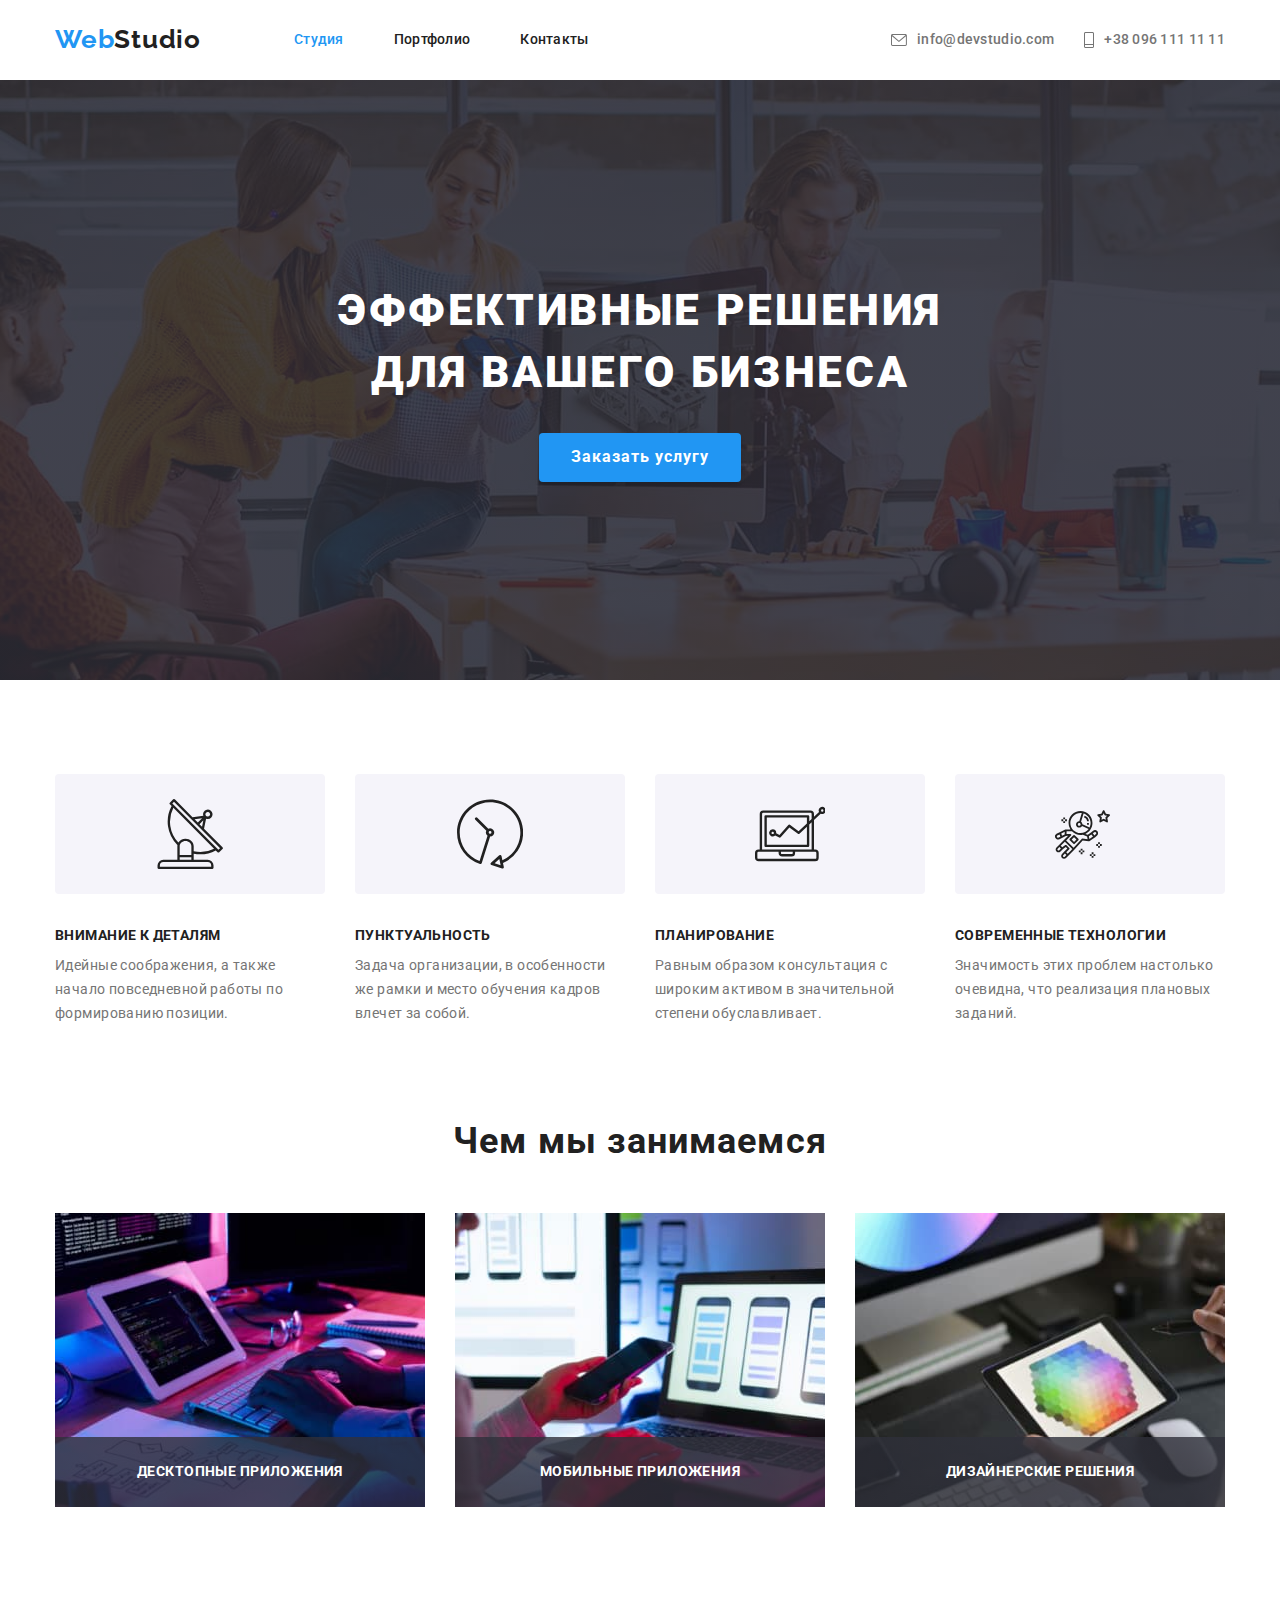
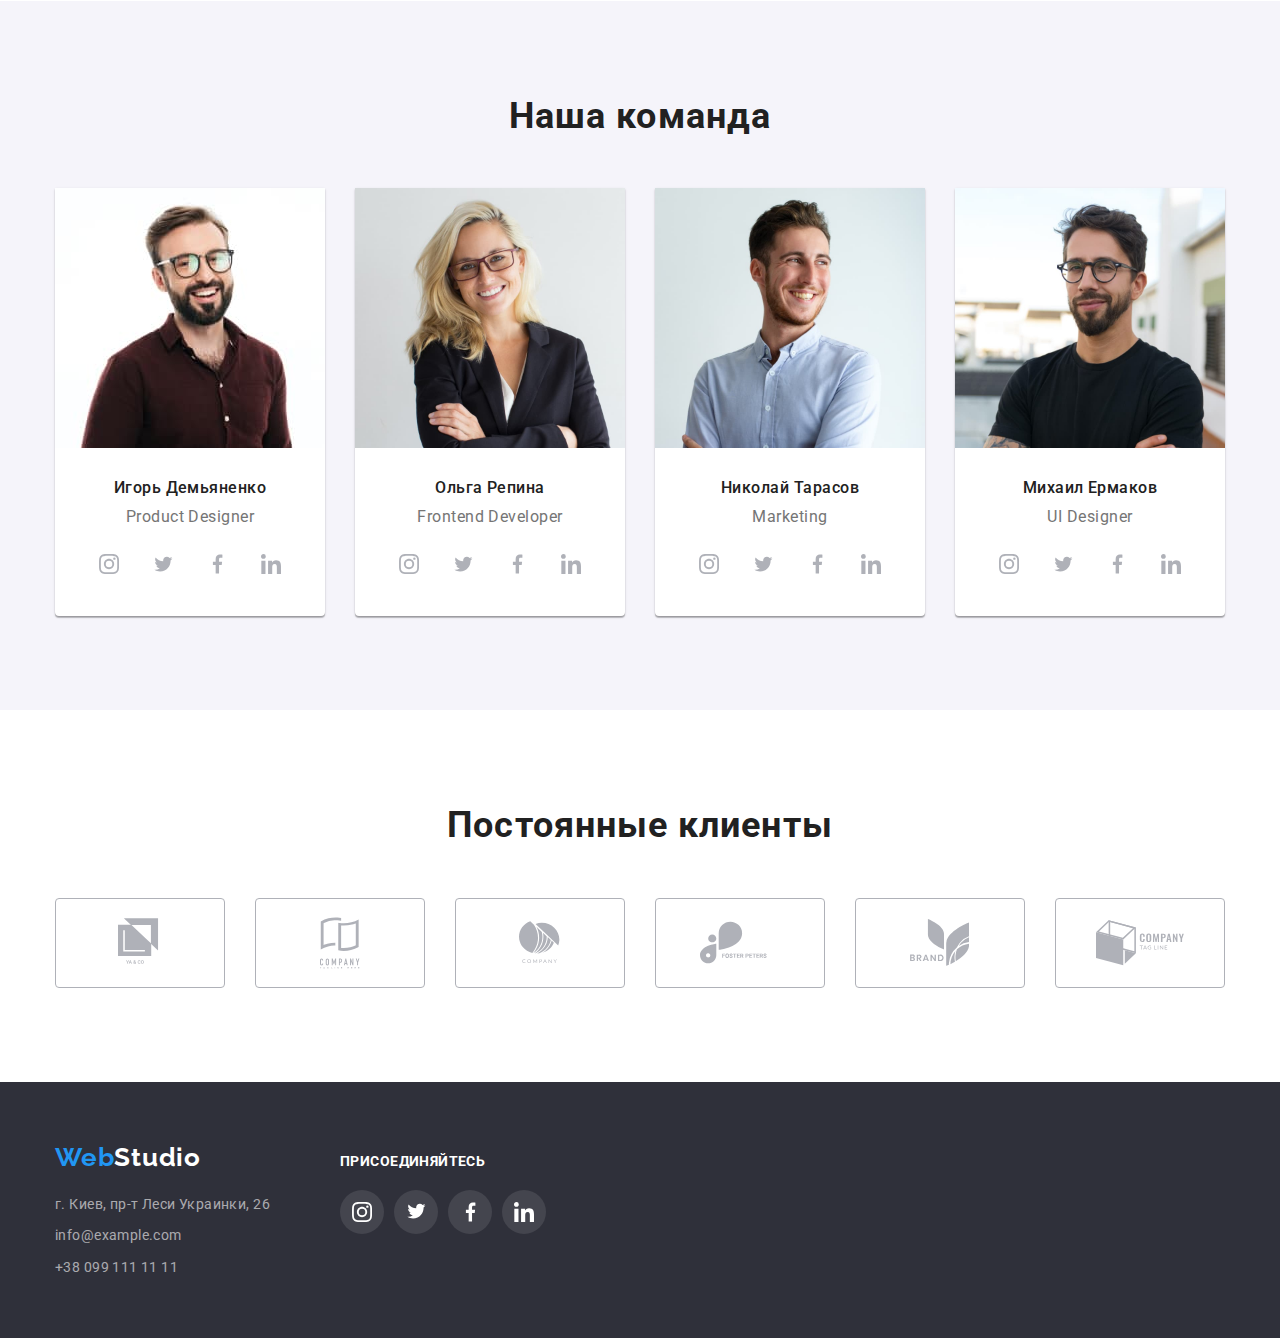
<file: index.html>
<!DOCTYPE html>
<html lang="ru">
  <head>
    <meta charset="UTF-8" />
    <meta name="viewport" content="width=device-width, initial-scale=1.0" />
    <title>WebStudio</title>
    <link
      rel="stylesheet"
      href="https://cdnjs.cloudflare.com/ajax/libs/modern-normalize/1.0.0/modern-normalize.min.css"
    />
    <link
      href="https://fonts.googleapis.com/css2?family=Raleway:wght@700&family=Roboto:wght@400;500;700;900&display=swap"
      rel="stylesheet"
    />
    <link rel="stylesheet" href="./css/styles.css" />
  </head>
  <body>
    <header class="page-hader">
      <div class="container page-wrap">
        <nav class="main-nav">
          <a href="./index.html" class="logo"><span>Web</span>Studio</a>
          <ul class="site-nav list">
            <li class="item">
              <a href="./index.html" class="link current">Студия</a>
            </li>
            <li class="item">
              <a href="./portfolio.html" class="link">Портфолио</a>
            </li>
            <li class="item"><a href="/" class="link">Контакты</a></li>
          </ul>
        </nav>

        <ul class="header list">
          <li class="item">
            <a href="mailto:info@devstudio.com" class="link flex-icon">
              <svg class="item-envelop">
                <use href="./images/icon.svg#icon-envelope"></use>
              </svg>
              info@devstudio.com</a
            >
          </li>

          <li class="item">
            <a href="tel:+380961111111" class="link flex-icon">
              <svg class="item-mobile">
                <use href="./images/icon.svg#icon-mobile"></use>
              </svg>
              +38 096 111 11 11</a
            >
          </li>
        </ul>
      </div>
    </header>

    <!-- Main -->
    <main>
      <section class="subject">
        <div class="container">
          <div class="hero">
            <h1 class="subject-title">
              Эффективные решения для вашего бизнеса
            </h1>
            <button type="button" class="button primary">
              Заказать услугу
            </button>
          </div>
        </div>
      </section>

      <!--  features-->
      <section class="section">
        <div class="container">
          <h2 class="section-title visuallyhidden">Oсобености</h2>
          <ul class="features list">
            <li class="features-element">
              <svg class="features-icon antenna">
                <use href="./images/icon.svg#icon-antenna"></use>
              </svg>
              <h3 class="title">Внимание к деталям</h3>
              <p class="desc">
                Идейные соображения, а также начало повседневной работы по
                формированию позиции.
              </p>
            </li>
            <li class="features-element">
              <svg class="features-icon time">
                <use href="./images/icon.svg#icon-time"></use>
              </svg>
              <h3 class="title">Пунктуальность</h3>
              <p class="desc">
                Задача организации, в особенности же рамки и место обучения
                кадров влечет за собой.
              </p>
            </li>
            <li class="features-element">
              <svg class="features-icon shedule">
                <use href="./images/icon.svg#icon-shedule"></use>
              </svg>
              <h3 class="title">Планирование</h3>
              <p class="desc">
                Равным образом консультация с широким активом в значительной
                степени обуславливает.
              </p>
            </li>
            <li class="features-element">
              <svg class="features-icon astronaut">
                <use href="./images/icon.svg#icon-astronaut"></use>
              </svg>
              <h3 class="title">Современные технологии</h3>
              <p class="desc">
                Значимость этих проблем настолько очевидна, что реализация
                плановых заданий.
              </p>
            </li>
          </ul>
        </div>
      </section>

      <!--  features-->
      <section class="section no-padding">
        <div class="container">
          <h2 class="section-title">Чем мы занимаемся</h2>
          <ul class="direction list">
            <li class="direction-element web">
              <h3 class="direction-text">Десктопные приложения</h3>
            </li>
            <li class="direction-element phone">
              <h3 class="direction-text">Мобильные приложения</h3>
            </li>
            <li class="direction-element hexagon">
              <h3 class="direction-text">Дизайнерские решения</h3>
            </li>
          </ul>
        </div>
      </section>

      <!-- our-team -->
      <section class="section bg-team">
        <div class="container">
          <h2 class="section-title">Наша команда</h2>
          <ul class="our-team list">
            <li class="our-team-element">
              <img
                src="./images/product.jpg"
                width="270"
                height="260"
                alt="Игорь Демьяненко"
              />
              <h3 class="title">Игорь Демьяненко</h3>
              <p class="desc" lang="en">Product Designer</p>
              <ul class="social list">
                <li>
                  <a href="https://www.instagram.com" class="social-links">
                    <svg class="instagram">
                      <use href="./images/icon.svg#icon-instagram"></use>
                    </svg>
                  </a>
                </li>
                <li>
                  <a href="https://twitter.com" class="social-links">
                    <svg class="twitter">
                      <use href="./images/icon.svg#icon-twitter"></use>
                    </svg>
                  </a>
                </li>
                <li>
                  <a href="https://www.facebook.com" class="social-links">
                    <svg class="facebook">
                      <use href="./images/icon.svg#icon-facebook"></use>
                    </svg>
                  </a>
                </li>
                <li>
                  <a href="https://www.linkedin.cn" class="social-links">
                    <svg class="linkedin">
                      <use href="./images/icon.svg#icon-linkedin"></use>
                    </svg>
                  </a>
                </li>
              </ul>
            </li>

            <li class="our-team-element">
              <img
                src="./images/fd.jpg"
                width="270"
                height="260"
                alt="Ольга Репина"
              />
              <h3 class="title">Ольга Репина</h3>
              <p class="desc" lang="en">Frontend Developer</p>
              <ul class="social list">
                <li>
                  <a href="https://www.instagram.com" class="social-links">
                    <svg class="instagram">
                      <use href="./images/icon.svg#icon-instagram"></use>
                    </svg>
                  </a>
                </li>
                <li>
                  <a href="https://twitter.com" class="social-links">
                    <svg class="twitter">
                      <use href="./images/icon.svg#icon-twitter"></use>
                    </svg>
                  </a>
                </li>
                <li>
                  <a href="https://www.facebook.com" class="social-links">
                    <svg class="facebook">
                      <use href="./images/icon.svg#icon-facebook"></use>
                    </svg>
                  </a>
                </li>
                <li>
                  <a href="https://www.linkedin.cn" class="social-links">
                    <svg class="linkedin">
                      <use href="./images/icon.svg#icon-linkedin"></use>
                    </svg>
                  </a>
                </li>
              </ul>
            </li>
            <li class="our-team-element">
              <img
                src="./images/m.jpg"
                width="270"
                height="260"
                alt="Николай Тарасов"
              />
              <h3 class="title">Николай Тарасов</h3>
              <p class="desc" lang="en">Marketing</p>
              <ul class="social list">
                <li>
                  <a href="https://www.instagram.com" class="social-links">
                    <svg class="instagram">
                      <use href="./images/icon.svg#icon-instagram"></use>
                    </svg>
                  </a>
                </li>
                <li>
                  <a href="https://twitter.com" class="social-links">
                    <svg class="twitter">
                      <use href="./images/icon.svg#icon-twitter"></use>
                    </svg>
                  </a>
                </li>
                <li>
                  <a href="https://www.facebook.com" class="social-links">
                    <svg class="facebook">
                      <use href="./images/icon.svg#icon-facebook"></use>
                    </svg>
                  </a>
                </li>
                <li>
                  <a href="https://www.linkedin.cn" class="social-links">
                    <svg class="linkedin">
                      <use href="./images/icon.svg#icon-linkedin"></use>
                    </svg>
                  </a>
                </li>
              </ul>
            </li>
            <li class="our-team-element">
              <img
                src="./images/ui.jpg"
                width="270"
                height="260"
                alt="Михаил Ермаков"
              />
              <h3 class="title">Михаил Ермаков</h3>
              <p class="desc" lang="en">UI Designer</p>
              <ul class="social list">
                <li>
                  <a href="https://www.instagram.com" class="social-links">
                    <svg class="instagram">
                      <use href="./images/icon.svg#icon-instagram"></use>
                    </svg>
                  </a>
                </li>
                <li>
                  <a href="https://twitter.com" class="social-links">
                    <svg class="twitter">
                      <use href="./images/icon.svg#icon-twitter"></use>
                    </svg>
                  </a>
                </li>
                <li>
                  <a href="https://www.facebook.com" class="social-links">
                    <svg class="facebook">
                      <use href="./images/icon.svg#icon-facebook"></use>
                    </svg>
                  </a>
                </li>
                <li>
                  <a href="https://www.linkedin.cn" class="social-links">
                    <svg class="linkedin">
                      <use href="./images/icon.svg#icon-linkedin"></use>
                    </svg>
                  </a>
                </li>
              </ul>
            </li>
          </ul>
        </div>
      </section>

      <!-- clients -->
      <section class="section">
        <div class="container">
          <h2 class="section-title">Постоянные клиенты</h2>
          <ul class="clients list">
            <li class="clients-element">
              <a href="/" class="clients-link">
                <svg class="clients-icon logo-1">
                  <use href="./images/icon.svg#icon-logo-1"></use>
                </svg>
              </a>
            </li>
            <li class="clients-element">
              <a href="/" class="clients-link">
                <svg class="clients-icon logo-2">
                  <use href="./images/icon.svg#icon-logo-2"></use>
                </svg>
              </a>
            </li>
            <li class="clients-element">
              <a href="/" class="clients-link">
                <svg class="clients-icon logo-3">
                  <use href="./images/icon.svg#icon-logo-3"></use>
                </svg>
              </a>
            </li>
            <li class="clients-element">
              <a href="/" class="clients-link">
                <svg class="clients-icon logo-4">
                  <use href="./images/icon.svg#icon-logo-4"></use>
                </svg>
              </a>
            </li>
            <li class="clients-element">
              <a href="/" class="clients-link">
                <svg class="clients-icon logo-5">
                  <use href="./images/icon.svg#icon-logo-5"></use>
                </svg>
              </a>
            </li>
            <li class="clients-element">
              <a href="/" class="clients-link">
                <svg class="clients-icon logo-6">
                  <use href="./images/icon.svg#icon-logo-6"></use>
                </svg>
              </a>
            </li>
          </ul>
        </div>
      </section>
    </main>

    <!-- footer -->

    <footer class="section-footer">
      <div class="container footer">
        <div class="address-footer">
          <a href="./index.html" class="logo footer-link"
            ><span>Web</span>Studio</a
          >
          <address class="address">
            <a href="/" class="link text"> г. Киев, пр-т Леси Украинки, 26</a>
            <ul class="address list">
              <li class="item">
                <a href="mailto:info@example.com" class="link"
                  >info@example.com</a
                >
              </li>
              <li class="item">
                <a href="tel:+380991111111" class="link">+38 099 111 11 11</a>
              </li>
            </ul>
          </address>
        </div>
        <div class="join">
          <b class="join-text">присоединяйтесь</b>
          <ul class="social-footer list">
            <li class="social-footer-item">
              <a href="https://www.instagram.com" class="social-footer-links">
                <svg class="instagram">
                  <use href="./images/icon.svg#icon-instagram"></use>
                </svg>
              </a>
            </li>
            <li>
              <a href="https://twitter.com" class="social-footer-links">
                <svg class="twitter">
                  <use href="./images/icon.svg#icon-twitter"></use>
                </svg>
              </a>
            </li>
            <li>
              <a href="https://www.facebook.com" class="social-footer-links">
                <svg class="facebook">
                  <use href="./images/icon.svg#icon-facebook"></use>
                </svg>
              </a>
            </li>
            <li>
              <a href="https://www.linkedin.cn" class="social-footer-links">
                <svg class="linkedin">
                  <use href="./images/icon.svg#icon-linkedin"></use>
                </svg>
              </a>
            </li>
          </ul>
        </div>
      </div>
    </footer>
  </body>
</html>
</file>
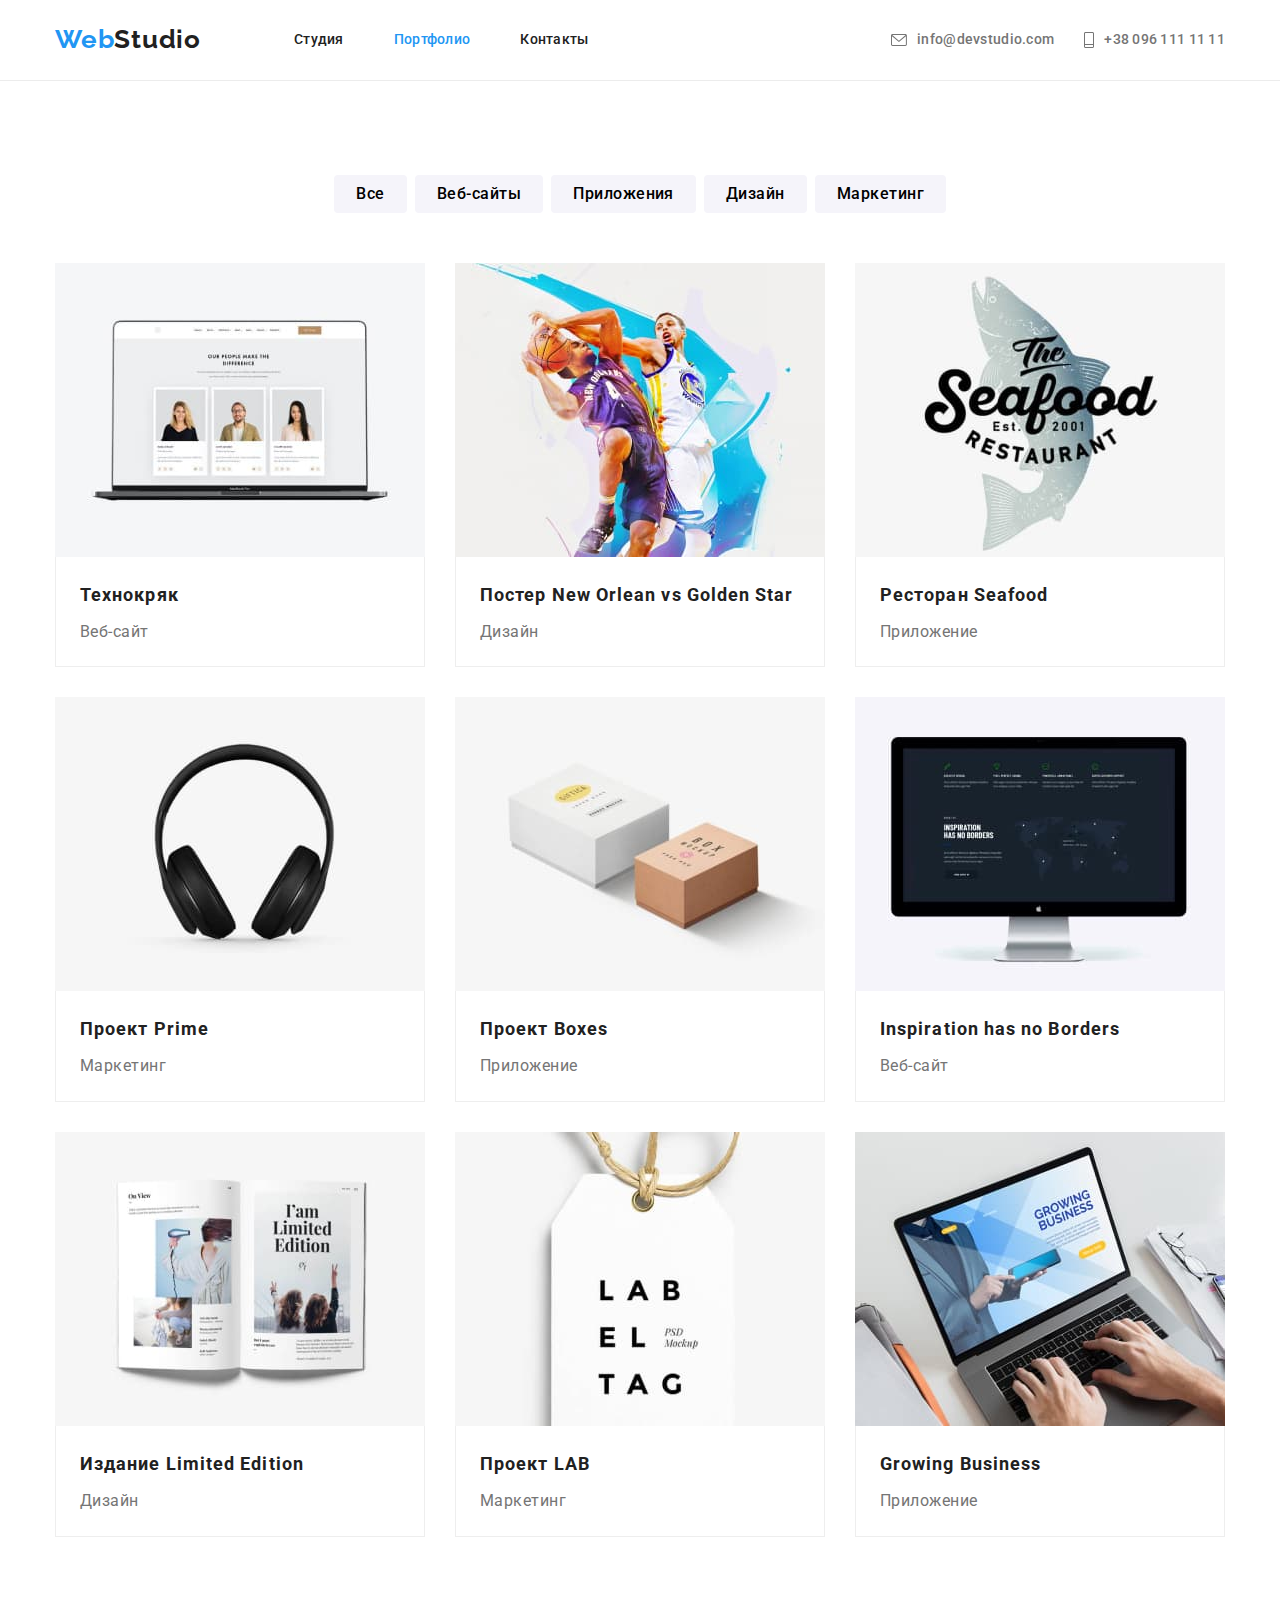
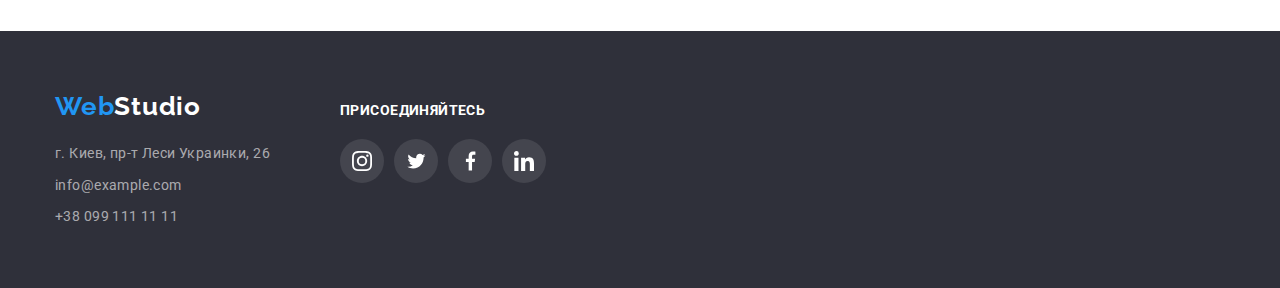
<file: portfolio.html>
<!DOCTYPE html>
<html lang="ru">
  <head>
    <meta charset="UTF-8" />
    <meta name="viewport" content="width=device-width, initial-scale=1.0" />
    <title>Portfolio</title>
    <link
      href="https://cdnjs.cloudflare.com/ajax/libs/modern-normalize/1.0.0/modern-normalize.min.css"
    />
    <link
      href="https://fonts.googleapis.com/css2?family=Raleway:wght@700&family=Roboto:wght@400;500;700;900&display=swap"
      rel="stylesheet"
    />
    <link rel="stylesheet" href="./css/styles.css" />
  </head>
  <body>
    <header class="page-hader">
      <section class="border-bottom">
        <div class="container page-wrap">
          <nav class="main-nav">
            <a href="./index.html" class="logo"><span>Web</span>Studio</a>
            <ul class="site-nav list">
              <li class="item">
                <a href="./index.html" class="link">Студия</a>
              </li>
              <li class="item">
                <a href="./portfolio.html" class="link current">Портфолио</a>
              </li>
              <li class="item"><a href="/" class="link">Контакты</a></li>
            </ul>
          </nav>

          <ul class="header list">
            <li class="item">
              <a href="mailto:info@devstudio.com" class="link flex-icon">
                <svg class="item-envelop">
                  <use href="./images/icon.svg#icon-envelope"></use>
                </svg>
                info@devstudio.com</a
              >
            </li>

            <li class="item">
              <a href="tel:+380961111111" class="link flex-icon">
                <svg class="item-mobile">
                  <use href="./images/icon.svg#icon-mobile"></use>
                </svg>
                +38 096 111 11 11</a
              >
            </li>
          </ul>
        </div>
      </section>
    </header>

    <!-- Main -->
    <main>
      <section class="section">
        <div class="container">
          <h1 class="section-title visuallyhidden">Портфолио</h1>
          <ul class="button list">
            <li class="button-element">
              <button type="button" class="button secondary">Все</button>
            </li>
            <li class="button-element">
              <button type="button" class="button secondary">Веб-сайты</button>
            </li>
            <li class="button-element">
              <button type="button" class="button secondary">Приложения</button>
            </li>
            <li class="button-element">
              <button type="button" class="button secondary">Дизайн</button>
            </li>
            <li class="button-element">
              <button type="button" class="button secondary">Маркетинг</button>
            </li>
          </ul>

          <ul class="our-work list">
            <li class="our-work-element">
              <a href="/" class="our-work-link">
                <img
                  class="projects"
                  src="./images/project-1.jpg"
                  width="370"
                  height="294"
                  alt="Веб-сайт Технокряк"
                />
                <div class="border">
                  <h2 class="title">Технокряк</h2>
                  <p class="link">Веб-сайт</p>
                </div>
              </a>
            </li>
            <li class="our-work-element">
              <a href="/" class="our-work-link">
                <img
                  class="projects"
                  src="./images/project-2.jpg"
                  width="370"
                  height="294"
                  alt="Постер New Orlean vs Golden Star"
                />
                <div class="border">
                  <h2 class="title">Постер New Orlean vs Golden Star</h2>
                  <p class="link">Дизайн</p>
                </div>
              </a>
            </li>
            <li class="our-work-element">
              <a href="/" class="our-work-link">
                <img
                  class="projects"
                  src="./images/project-3.jpg"
                  width="370"
                  height="294"
                  alt="Ресторан Seafood"
                />
                <div class="border">
                  <h2 class="title">Ресторан Seafood</h2>
                  <p class="link">Приложение</p>
                </div>
              </a>
            </li>
            <li class="our-work-element">
              <a href="/" class="our-work-link">
                <img
                  class="projects"
                  src="./images/project-4.jpg"
                  width="370"
                  height="294"
                  alt="Проект Prime"
                />
                <div class="border">
                  <h2 class="title">Проект Prime</h2>
                  <p class="link">Маркетинг</p>
                </div>
              </a>
            </li>

            <li class="our-work-element">
              <a href="/" class="our-work-link">
                <img
                  class="projects"
                  src="./images/project-5.jpg"
                  width="370"
                  height="294"
                  alt="Проект Boxes"
                />
                <div class="border">
                  <h2 class="title">Проект Boxes</h2>
                  <p class="link">Приложение</p>
                </div>
              </a>
            </li>
            <li class="our-work-element">
              <a href="/" class="our-work-link">
                <img
                  class="projects"
                  src="./images/project-6.jpg"
                  width="370"
                  height="294"
                  alt="Inspiration has no Borders"
                />
                <div class="border">
                  <h2 class="title">Inspiration has no Borders</h2>
                  <p class="link">Веб-сайт</p>
                </div>
              </a>
            </li>
            <li class="our-work-element">
              <a href="/" class="our-work-link">
                <img
                  class="projects"
                  src="./images/project-7.jpg"
                  width="370"
                  height="294"
                  alt="Издание Limited Edition"
                />
                <div class="border">
                  <h2 class="title">Издание Limited Edition</h2>
                  <p class="link">Дизайн</p>
                </div>
              </a>
            </li>
            <li class="our-work-element">
              <a href="/" class="our-work-link">
                <img
                  class="projects"
                  src="./images/project-8.jpg"
                  width="370"
                  height="294"
                  alt="Проект LAB"
                />
                <div class="border">
                  <h2 class="title">Проект LAB</h2>
                  <p class="link">Маркетинг</p>
                </div>
              </a>
            </li>
            <li class="our-work-element">
              <a href="/" class="our-work-link">
                <img
                  class="projects"
                  src="./images/project-9.jpg"
                  width="370"
                  height="294"
                  alt="Growing Business"
                />
                <div class="border">
                  <h2 class="title">Growing Business</h2>
                  <p class="link">Приложение</p>
                </div>
              </a>
            </li>
          </ul>
        </div>
      </section>
    </main>

    <footer class="section-footer">
      <div class="container footer">
        <div class="address-footer">
          <a href="./index.html" class="logo footer-link"
            ><span>Web</span>Studio</a
          >
          <address class="address">
            <a href="/" class="link text"> г. Киев, пр-т Леси Украинки, 26</a>
            <ul class="address list">
              <li class="item">
                <a href="mailto:info@example.com" class="link"
                  >info@example.com</a
                >
              </li>
              <li class="item">
                <a href="tel:+380991111111" class="link">+38 099 111 11 11</a>
              </li>
            </ul>
          </address>
        </div>
        <div class="join">
          <b class="join-text">присоединяйтесь</b>
          <ul class="social-footer list">
            <li class="social-footer-item">
              <a href="https://www.instagram.com" class="social-footer-links">
                <svg class="instagram">
                  <use href="./images/icon.svg#icon-instagram"></use>
                </svg>
              </a>
            </li>
            <li>
              <a href="https://twitter.com" class="social-footer-links">
                <svg class="twitter">
                  <use href="./images/icon.svg#icon-twitter"></use>
                </svg>
              </a>
            </li>
            <li>
              <a href="https://www.facebook.com" class="social-footer-links">
                <svg class="facebook">
                  <use href="./images/icon.svg#icon-facebook"></use>
                </svg>
              </a>
            </li>
            <li>
              <a href="https://www.linkedin.cn" class="social-footer-links">
                <svg class="linkedin">
                  <use href="./images/icon.svg#icon-linkedin"></use>
                </svg>
              </a>
            </li>
          </ul>
        </div>
      </div>
    </footer>
  </body>
</html>
</file>
<file: css/styles.css>
/* цвет основного текста #212121 */
/* вторичный цвет текста  #757575*/
/* footer   мыло и телефон  текст color: rgba(255, 255, 255, 0.6); */

/*  header цвет #FFFFFF */
/* основной #E5E5E5 */
/* наша команда #F5F4FA */
/*  вторичный цвет hero footer #2F303A */
/* акцент  #2196F3 */
:root {
  --primary-text-color: #757575;
  --title-text-color: #212121;
  --accent-color: #2196f3;
  --primary-bg-color: #f5f4fa;
  --white-color: #ffffff;
  --social-color: #afb1b8;
  --bg-section: #e5e5e5;
}
/* глобальный border-box */
html {
  box-sizing: border-box;
}

*,
*::before,
*::after {
  box-sizing: inherit;
}

body {
  margin: 0;

  background-color: var(--white-color);
  color: var(--primary-text-color);
  font-family: Roboto, sans-serif;
}

a {
  text-decoration: none;
}

/* если нужно пофиксить 4 пикселя зазор */
img {
  display: block;
  max-width: 100%;
  height: auto;
}

.container {
  margin-left: auto;
  margin-right: auto;
  width: 1200px;
  padding-left: 15px;
  padding-right: 15px;
  /* outline: 2px solid tomato; */
}
.main-nav {
  display: flex;
  align-items: center;
}

/* page hader */
.page-hader {
  background-color: var(--white-color);
}

.page-wrap {
  display: flex;
  flex-wrap: wrap;
}

.logo {
  font-family: Raleway;
  font-style: normal;
  font-weight: 700;
  font-size: 26px;
  line-height: 1.2;
  letter-spacing: 0.03em;
  text-decoration: none;
  color: var(--title-text-color);
}
.logo > span {
  color: var(--accent-color);
}
.logo:focus,
.logo:hover {
  color: var(--title-text-color);
  outline-color: #000000;
}

/* site nav */

.list {
  margin: 0;
  padding: 0;
  list-style: none;
}

.site-nav .link {
  display: block;
  padding-top: 32px;
  padding-bottom: 32px;

  font-weight: 500;
  font-style: normal;
  font-size: 14px;
  line-height: 1.14;
  letter-spacing: 0.02em;

  color: var(--title-text-color);

  text-decoration: none;
}

.site-nav .link.current {
  color: var(--accent-color);
}

.site-nav {
  display: flex;
  margin-left: 93px;
}
.site-nav .item:not(:last-child) {
  margin-right: 50px;
}

/* конвертик для писем  */
.flex-icon {
  display: flex;
  align-items: center;
  fill: var(--primary-text-color);
  color: var(--primary-text-color);
}
.item-envelop {
  width: 16px;
  height: 12px;
  margin-right: 10px;
}

.item-mobile {
  width: 10px;
  height: 16px;
  margin-right: 10px;
}

.header {
  display: flex;
  margin-left: auto;
  align-items: center;
}

.header .item:not(:last-child) {
  margin-right: 30px;
}

.header .link {
  font-weight: 500;
  font-style: normal;
  font-size: 14px;
  line-height: 1.14;
  letter-spacing: 0.02em;
  text-decoration: none;

  color: var(--primary-text-color);
}

/*  альтернатива */
/* .header .link + .link {
  margin-left: 50px;
} */

.site-nav .link:hover {
  color: var(--accent-color);
}
.site-nav .link:focus {
  color: var(--accent-color);
  outline-color: #000000;
}

.flex-icon:hover,
.flex-icon:focus {
  color: var(--accent-color);
  fill: var(--accent-color);
}
.flex-icon:focus {
  outline-style: solid;
  outline-color: #000000;
}

/* main */

.button.primary:hover {
  color: #ffffff;
  background-color: var(--accent-color);
}
.button.primary:focus {
  outline-color: #000000;
}

.hero {
  padding-top: 200px;
  margin: 0 auto;
  max-width: 696px;
  text-align: center;
}
.subject {
  display: flex;
  max-width: 1600px;
  height: 600px;
  margin-left: 0;
  margin-right: 0;

  background-image: linear-gradient(to right, #2f303acc, #2f303acc),
    url(../images/hero.jpg);
  background-repeat: no-repeat;
  background-position: center;
}

.subject-title {
  margin-top: 0;
  margin-bottom: 30px;

  font-weight: 900;
  font-size: 44px;
  line-height: 1.4;
  letter-spacing: 0.06em;

  color: #ffffff;

  text-align: center;
  text-transform: uppercase;
}

/*  btn */

.button {
  display: inline-block;
  font-family: Roboto, sans-serif;
  min-width: 73px;

  text-decoration: none;
  text-align: center;

  border: transparent;
  border-radius: 4px;
}

.primary {
  font-family: Roboto, sans-serif;
  font-style: normal;
  font-weight: 700;
  font-size: 16px;
  line-height: 1.8;
  letter-spacing: 0.06em;

  color: #ffffff;
  background-color: var(--accent-color);
  box-shadow: 0px 4px 4px rgba(0, 0, 0, 0.15);

  padding: 10px 32px;
}

.secondary {
  font-family: inherit;
  font-weight: 500;
  font-size: 16px;
  line-height: 1.6;
  letter-spacing: 0.03em;

  padding: 6px 22px;

  background-color: var(--primary-bg-color);
}
.border-bottom {
  border-bottom: 1px solid #ececec;
}

.button.list {
  display: flex;

  justify-content: center;
  margin-bottom: 50px;
}

.button-element {
  margin-right: 8px;
}
.button-element:nth-child(5) {
  margin-right: 0;
}
.secondary:hover,
.secondary:focus {
  background: #c4c4c4;
  box-shadow: 0px 4px 4px rgba(0, 0, 0, 0.25);
  color: #ffffff;
  background-color: var(--accent-color);
}
/* features */

.section {
  padding-top: 94px;
  padding-bottom: 94px;
}

.no-padding {
  padding-top: 0;
}

.section-title {
  color: var(--title-text-color);

  text-align: center;
  font-weight: 700;
  font-style: normal;
  font-size: 36px;
  line-height: 1.2;
  letter-spacing: 0.03em;

  margin-top: 0;
  margin-bottom: 50px;
}
/* скрыть заголовок */
.visuallyhidden:not(:focus):not(:active) {
  position: absolute;

  width: 1px;
  height: 1px;
  margin: -1px;
  border: 0;
  padding: 0;

  white-space: nowrap;

  clip-path: inset(100%);
  clip: rect(0 0 0 0);
  overflow: hidden;
}

.features .title,
.our-team .title {
  color: var(--title-text-color);

  margin-top: 0;
  margin-bottom: 10px;
}

.features-icon {
  width: 270px;
  height: 120px;
  margin-bottom: 30px;

  background: var(--primary-bg-color);
  border-radius: 4px;
}
.antenna {
  fill: var(--title-text-color);
  padding: 25px 102px;
}

.time {
  fill: var(--title-text-color);
  padding: 25px 101.54px;
}

.shedule {
  fill: var(--title-text-color);
  padding: 31.1px 100px;
}
.astronaut {
  fill: var(--title-text-color);
  padding: 30px 115px 29px 100px;
}

.antenna:hover,
.time:hover,
.astronaut:hover,
.shedule:hover {
  fill: var(--accent-color);
}

.features .title {
  font-weight: 700;
  font-style: normal;
  font-size: 14px;
  line-height: 1.14;
  letter-spacing: 0.03em;
  text-transform: uppercase;
}
.features .desc {
  font-style: normal;
  font-weight: 400;
  font-size: 14px;
  line-height: 1.7;
  letter-spacing: 0.03em;

  margin-top: 0;
  margin-bottom: 0;
}
.features {
  display: flex;
  flex-wrap: wrap;
  margin-right: -30px;
}

.features-element {
  width: calc((100% - 4 * 30px) / 4);
  margin-right: 30px;
}

.features-element:nth-child(4) {
  margin-right: 0;
}

/*               */

.direction {
  display: flex;
  flex-wrap: wrap;
  margin-right: -30px;
}

.direction-text {
  margin: 224px 0 0 0;
  padding: 27px 82px;

  font-weight: 700;
  font-size: 14px;
  line-height: 1.14;
  text-align: center;
  letter-spacing: 0.03em;
  text-transform: uppercase;
  background-image: linear-gradient(to right, #2f303acc, #2f303acc);
  color: #ffffff;
}
.web {
  background-image: url(../images/img.jpg);

  background-repeat: no-repeat;
  background-position: center;
}
.phone {
  background-image: url(../images/img-2.jpg);

  background-repeat: no-repeat;
  background-position: center;
}
.hexagon {
  background-image: url(../images/img-3.jpg);

  background-repeat: no-repeat;
  background-position: center;
}

.direction-element {
  width: calc((100% - 3 * 30px) / 3);
  margin-right: 30px;
}
.direction-element:nth-child(3) {
  margin-right: 0;
}

/*  our-team */
.bg-team {
  background-color: var(--primary-bg-color);
}
.our-team .title {
  margin-top: 30px;
  text-align: center;

  font-weight: 500;
  font-style: normal;
  font-size: 16px;
  line-height: 1.2;
  letter-spacing: 0.03em;
}
.our-team .desc {
  margin-top: 0;
  margin-bottom: 16px;
  text-align: center;

  font-size: 16px;
  line-height: 1.2;
  letter-spacing: 0.03em;
  font-style: normal;
}
.our-team .desc:lang(en) {
  font-family: Roboto, sans-serif;
}

.our-team {
  display: flex;
  flex-wrap: wrap;
  margin-right: -30px;
}

.our-team-element {
  width: calc((100% - 4 * 30px) / 4);
  margin-right: 30px;
  padding-bottom: 30px;

  box-shadow: 0px 1px 3px rgba(0, 0, 0, 0.12), 0px 1px 1px rgba(0, 0, 0, 0.14),
    0px 2px 1px rgba(0, 0, 0, 0.2);
  border-radius: 0px 0px 4px 4px;
  background-color: var(--white-color);
}

.our-team-element:nth-child(4) {
  margin-right: 0;
}
.social {
  display: flex;
  justify-content: space-between;
  padding: 0 32px;
}

/* social-links */
.flex {
  display: flex;
}

.social-links {
  display: flex;
  justify-content: space-around;
  align-items: center;
  height: 44px;
  width: 44px;
  border-radius: 50%;
  fill: var(--social-color);
}
.instagram {
  width: 20px;
  height: 20px;
}
.twitter {
  width: 21px;
  height: 16.25px;
}
.facebook {
  width: 19px;
  height: 20px;
}
.linkedin {
  width: 20px;
  height: 20px;
}
.social-links:hover {
  fill: var(--white-color);
  background-color: var(--accent-color);
}
.social-links:focus {
  fill: var(--white-color);
  background-color: var(--accent-color);
  outline-style: solid;
  outline-color: #000000;
}

/*    clients     */

.clients {
  display: flex;
  flex-wrap: wrap;
  margin-right: -30px;
}

.clients-element {
  width: calc((100% - 6 * 30px) / 6);
  margin-right: 30px;
}

.clients-element:nth-child(6) {
  margin-right: 0;
}
.clients-link {
  display: flex;
  width: 170px;
  height: 90px;
  justify-content: space-around;
  align-items: center;

  border: 1px solid var(--social-color);
  border-radius: 4px;
  background: var(--white-color);
  fill: var(--social-color);
}
.clients-icon {
  display: block;
}
.logo-1 {
  width: 44.27px;
  height: 49.23px;
}
.logo-2 {
  width: 40px;
  height: 52px;
}
.logo-3 {
  width: 41px;
  height: 42.6px;
}

.logo-4 {
  width: 79.66px;
  height: 42.02;
}
.logo-5 {
  width: 59px;
  height: 47px;
}
.logo-6 {
  width: 88.48px;
  height: 45.5;
}

.clients-link:hover,
.clients-link:focus {
  fill: var(--accent-color);
  border: 1px solid var(--accent-color);
  border-radius: 4px;
}
.clients-link:focus {
  outline-style: solid;
  outline-color: #000000;
}

/* footer */

.section-footer {
  background-color: #2f303a;
  padding-top: 60px;
  padding-bottom: 60px;
}

.footer {
  display: flex;
  flex-wrap: wrap;
  align-items: baseline;
}
.address-footer {
  margin-right: 70px;
}

/* для лого */
.footer-link {
  color: var(--white-color);
  margin-bottom: 20px;
  display: block;
}
.footer-link:focus,
.footer-link:hover {
  color: var(--white-color);
  outline-color: #000000;
}

.text {
  display: block;
  font-style: normal;
  font-size: 14px;
  line-height: 1.6;
  letter-spacing: 0.03em;

  color: var(--white-color);
  text-decoration: none;

  margin-bottom: 9px;
  margin-top: 0;
}

.address .link {
  display: block;

  font-size: 14px;
  font-style: normal;
  line-height: 1.6;
  letter-spacing: 0.03em;

  color: rgba(255, 255, 255, 0.6);
  text-decoration: none;
}

.address .item:nth-child(2) {
  margin-top: 9px;
}

.join {
  width: 206px;
}

.join-text {
  display: block;
  margin-bottom: 20px;
  font-weight: 700;
  font-size: 14px;
  line-height: 1.14;
  letter-spacing: 0.03em;
  text-transform: uppercase;
  color: var(--white-color);
}

.social-footer {
  display: flex;
  justify-content: space-between;
}

.social-footer-links {
  display: flex;
  align-items: center;
  justify-content: space-around;
  height: 44px;
  width: 44px;
  border-radius: 50%;
  fill: #ffffff;
  background: rgba(255, 255, 255, 0.1);
}

.social-footer-links:hover {
  background-color: var(--accent-color);
}
.social-footer-links {
  border: 1px solid transparent;
}
.social-footer-links:focus {
  outline-color: #000000;
  background-color: var(--accent-color);
}

/*  our-work */

.our-work .title {
  font-weight: 700;
  font-style: normal;
  font-size: 18px;
  line-height: 2;
  letter-spacing: 0.06em;

  margin: 0 0 4px 24px;

  color: var(--title-text-color);
}
.our-work .link {
  font-style: normal;
  font-size: 16px;
  line-height: 1.87;
  letter-spacing: 0.03em;

  margin: 0 0 0 24px;

  color: var(--primary-text-color);
}

.our-work {
  display: flex;
  flex-wrap: wrap;
  margin-right: -30px;
}

.our-work-element {
  width: calc((100% - 3 * 30px) / 3);
  margin-right: 30px;
  margin-bottom: 30px;
}

.our-work-element:nth-child(3n) {
  margin-right: 0;
}

.our-work-element:nth-last-child(-n + 3) {
  margin-bottom: 0;
}
.our-work-link {
  display: block;
}

.border {
  border: 1px solid #eeeeee;
  box-sizing: border-box;
  border-top: none;

  padding: 20px 0;
}
.our-work-link:hover,
.our-work-link:focus {
  box-sizing: border-box;
  outline-color: #000000;
  box-shadow: 0px 1px 1px rgba(0, 0, 0, 0.12), 0px 4px 4px rgba(0, 0, 0, 0.06),
    1px 4px 6px rgba(0, 0, 0, 0.16);
}

/* .projects:hover {
  fill: var(--accent-color);
  border: 1px solid var(--accent-color);
} */

.address .link:hover {
  color: var(--accent-color);
}

.address .link:focus {
  color: var(--accent-color);
  outline-color: #000000;
}
</file>
